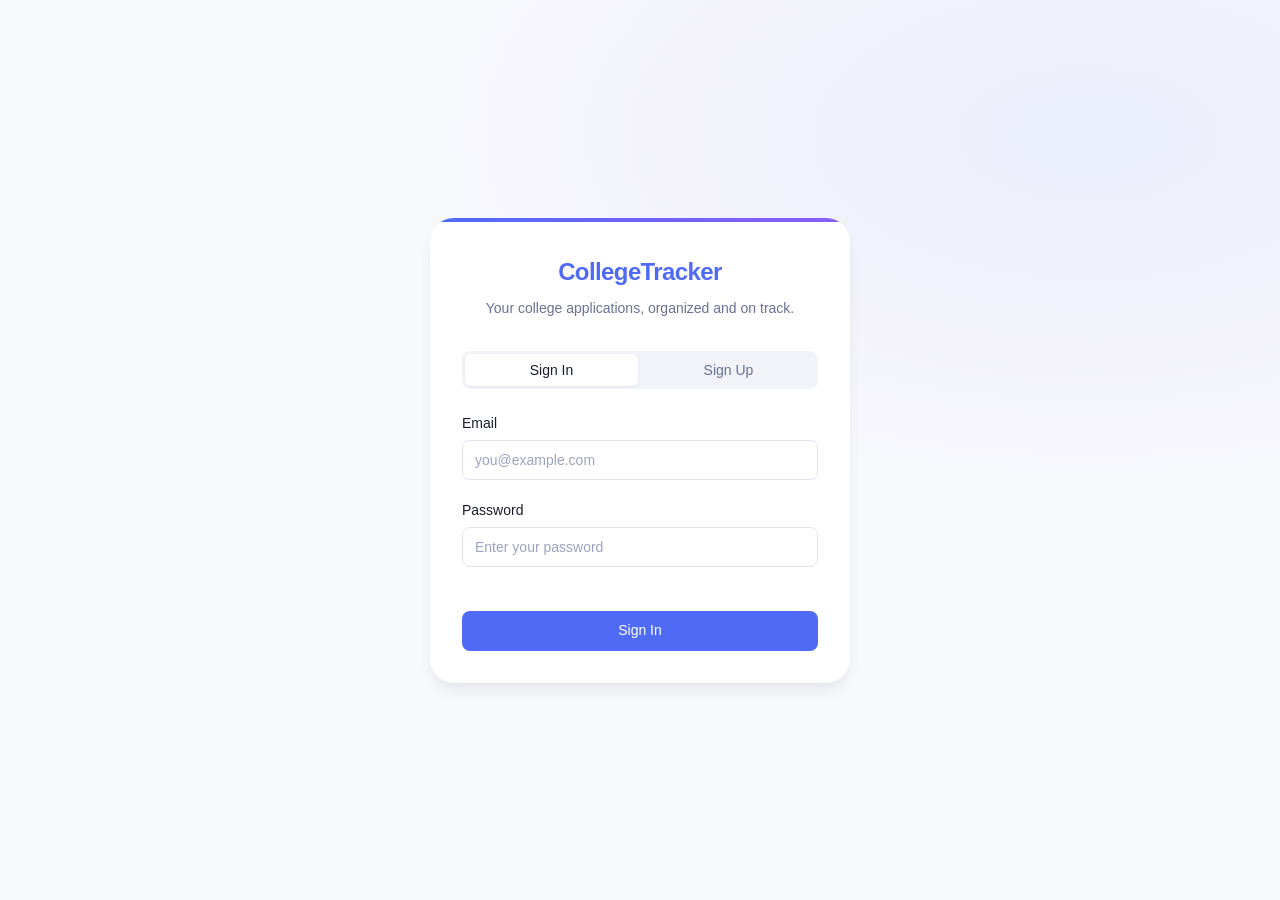
<file: index.html>
<!DOCTYPE html>
<html lang="en">
<head>
  <meta charset="UTF-8">
  <meta name="viewport" content="width=device-width, initial-scale=1.0">
  <title>Sign In — CollegeTracker</title>
  <link rel="stylesheet" href="assets/site.css">
  <link rel="stylesheet" href="assets/pages/auth.css">
</head>
<body class="auth-body">
  <main class="auth-main">
    <div class="auth-card">
      <div class="auth-card__accent"></div>
      <div class="auth-card__content">
        <div class="auth-brand">
          <span class="auth-brand__logo">CollegeTracker</span>
          <p class="auth-brand__tagline">Your college applications, organized and on track.</p>
        </div>

        <div class="auth-tabs">
          <button class="auth-tab auth-tab--active" data-tab="signin">Sign In</button>
          <button class="auth-tab" data-tab="signup">Sign Up</button>
        </div>

        <form class="auth-form" id="signin-form" data-form="signin">
          <div class="form-group">
            <label class="input-label" for="signin-email">Email</label>
            <input class="input" type="email" id="signin-email" name="email" placeholder="you@example.com" required autocomplete="email">
            <span class="input-error" id="signin-email-error"></span>
          </div>
          <div class="form-group">
            <label class="input-label" for="signin-password">Password</label>
            <input class="input" type="password" id="signin-password" name="password" placeholder="Enter your password" required autocomplete="current-password">
            <span class="input-error" id="signin-password-error"></span>
          </div>
          <button class="btn btn--primary auth-submit" type="submit">Sign In</button>
          <span class="input-error auth-form-error" id="signin-form-error"></span>
        </form>

        <form class="auth-form auth-form--hidden" id="signup-form" data-form="signup">
          <div class="form-group">
            <label class="input-label" for="signup-name">Full Name</label>
            <input class="input" type="text" id="signup-name" name="name" placeholder="Jane Doe" required autocomplete="name">
            <span class="input-error" id="signup-name-error"></span>
          </div>
          <div class="form-group">
            <label class="input-label" for="signup-email">Email</label>
            <input class="input" type="email" id="signup-email" name="email" placeholder="you@example.com" required autocomplete="email">
            <span class="input-error" id="signup-email-error"></span>
          </div>
          <div class="form-group">
            <label class="input-label" for="signup-password">Password</label>
            <input class="input" type="password" id="signup-password" name="password" placeholder="At least 6 characters" required minlength="6" autocomplete="new-password">
            <span class="input-error" id="signup-password-error"></span>
          </div>
          <div class="form-group">
            <label class="input-label">I am a&hellip;</label>
            <div class="role-picker">
              <label class="role-option">
                <input type="radio" name="role" value="student" checked class="role-option__input">
                <span class="role-option__card">
                  <span class="role-option__icon">
                    <svg viewBox="0 0 24 24" width="24" height="24" fill="none" stroke="currentColor" stroke-width="2" stroke-linecap="round" stroke-linejoin="round"><path d="M22 10v6M2 10l10-5 10 5-10 5z"/><path d="M6 12v5c0 2 3 3 6 3s6-1 6-3v-5"/></svg>
                  </span>
                  <span class="role-option__label">Student</span>
                  <span class="role-option__desc">Track your own applications</span>
                </span>
              </label>
              <label class="role-option">
                <input type="radio" name="role" value="parent" class="role-option__input">
                <span class="role-option__card">
                  <span class="role-option__icon">
                    <svg viewBox="0 0 24 24" width="24" height="24" fill="none" stroke="currentColor" stroke-width="2" stroke-linecap="round" stroke-linejoin="round"><path d="M17 21v-2a4 4 0 0 0-4-4H5a4 4 0 0 0-4 4v2"/><circle cx="9" cy="7" r="4"/><path d="M23 21v-2a4 4 0 0 0-3-3.87"/><path d="M16 3.13a4 4 0 0 1 0 7.75"/></svg>
                  </span>
                  <span class="role-option__label">Parent</span>
                  <span class="role-option__desc">View your child&rsquo;s progress</span>
                </span>
              </label>
              <label class="role-option">
                <input type="radio" name="role" value="counselor" class="role-option__input">
                <span class="role-option__card">
                  <span class="role-option__icon">
                    <svg viewBox="0 0 24 24" width="24" height="24" fill="none" stroke="currentColor" stroke-width="2" stroke-linecap="round" stroke-linejoin="round"><rect x="2" y="3" width="20" height="14" rx="2" ry="2"/><line x1="8" y1="21" x2="16" y2="21"/><line x1="12" y1="17" x2="12" y2="21"/></svg>
                  </span>
                  <span class="role-option__label">Counselor</span>
                  <span class="role-option__desc">Monitor multiple students</span>
                </span>
              </label>
            </div>
          </div>
          <div class="form-group form-group--invite" id="invite-code-group" style="display:none;">
            <label class="input-label" for="signup-invite">Student Invite Code</label>
            <input class="input" type="text" id="signup-invite" name="inviteCode" placeholder="e.g. ABC123" maxlength="6" autocomplete="off">
            <span class="input-helper">Enter the code shared by a student to link accounts.</span>
            <span class="input-error" id="signup-invite-error"></span>
          </div>
          <button class="btn btn--primary auth-submit" type="submit">Create Account</button>
          <span class="input-error auth-form-error" id="signup-form-error"></span>
        </form>
      </div>
    </div>
  </main>

  <div id="toast-root"></div>

  <script src="js/utils.js"></script>
  <script src="js/store.js"></script>
  <script src="js/auth.js"></script>
  <script src="js/components.js"></script>
  <script>
    document.addEventListener('DOMContentLoaded', () => {
      // If already signed in, redirect
      const session = Auth.getCurrentSession();
      if (session) {
        window.location.href = 'dashboard.html';
        return;
      }

      // Tab switching
      const tabs = document.querySelectorAll('.auth-tab');
      const signinForm = document.getElementById('signin-form');
      const signupForm = document.getElementById('signup-form');

      tabs.forEach(tab => {
        tab.addEventListener('click', () => {
          tabs.forEach(t => t.classList.remove('auth-tab--active'));
          tab.classList.add('auth-tab--active');
          const target = tab.getAttribute('data-tab');
          if (target === 'signin') {
            signinForm.classList.remove('auth-form--hidden');
            signupForm.classList.add('auth-form--hidden');
          } else {
            signupForm.classList.remove('auth-form--hidden');
            signinForm.classList.add('auth-form--hidden');
          }
        });
      });

      // Role picker: show invite code for parent/counselor
      const roleInputs = document.querySelectorAll('input[name="role"]');
      const inviteGroup = document.getElementById('invite-code-group');
      roleInputs.forEach(input => {
        input.addEventListener('change', () => {
          if (input.value === 'parent' || input.value === 'counselor') {
            inviteGroup.style.display = '';
          } else {
            inviteGroup.style.display = 'none';
          }
        });
      });

      // Sign In
      signinForm.addEventListener('submit', async (e) => {
        e.preventDefault();
        clearErrors('signin');
        const email = document.getElementById('signin-email').value.trim();
        const password = document.getElementById('signin-password').value;

        if (!email) {
          showError('signin-email-error', 'Email is required');
          return;
        }
        if (!password) {
          showError('signin-password-error', 'Password is required');
          return;
        }

        try {
          const result = await Auth.signIn(email, password);
          if (result.error) {
            showError('signin-form-error', result.error);
          } else {
            window.location.href = 'dashboard.html';
          }
        } catch (err) {
          showError('signin-form-error', 'Something went wrong. Please try again.');
        }
      });

      // Sign Up
      signupForm.addEventListener('submit', async (e) => {
        e.preventDefault();
        clearErrors('signup');
        const name = document.getElementById('signup-name').value.trim();
        const email = document.getElementById('signup-email').value.trim();
        const password = document.getElementById('signup-password').value;
        const role = document.querySelector('input[name="role"]:checked').value;
        const inviteCode = document.getElementById('signup-invite').value.trim();

        let valid = true;
        if (!name) { showError('signup-name-error', 'Name is required'); valid = false; }
        if (!email) { showError('signup-email-error', 'Email is required'); valid = false; }
        if (!password || password.length < 6) { showError('signup-password-error', 'Password must be at least 6 characters'); valid = false; }
        if ((role === 'parent' || role === 'counselor') && !inviteCode) {
          showError('signup-invite-error', 'Invite code is required to link to a student');
          valid = false;
        }
        if (!valid) return;

        try {
          const result = await Auth.signUp(email, password, role, name, inviteCode);
          if (result.error) {
            showError('signup-form-error', result.error);
          } else {
            window.location.href = 'dashboard.html';
          }
        } catch (err) {
          showError('signup-form-error', 'Something went wrong. Please try again.');
        }
      });

      function showError(id, msg) {
        const el = document.getElementById(id);
        if (el) {
          el.textContent = msg;
          el.style.display = 'flex';
        }
      }

      function clearErrors(prefix) {
        document.querySelectorAll('[id^="' + prefix + '"][id$="-error"]').forEach(el => {
          el.textContent = '';
          el.style.display = 'none';
        });
      }
    });
  </script>
</body>
</html>
</file>
<file: assets/site.css>
/* ============================================================
   site.css — Global Design System
   ============================================================ */

/* ── CSS Custom Properties ── */
:root {
  /* Primary (Indigo-Blue) */
  --color-primary-50:       #EEF1FE;
  --color-primary-100:      #DFE4FD;
  --color-primary-200:      #C3CCFB;
  --color-primary-300:      #9BABF8;
  --color-primary-400:      #7489F5;
  --color-primary-500:      #4F6BF6;
  --color-primary-600:      #3D56D4;
  --color-primary-700:      #2F43A8;
  --color-primary-800:      #23337D;
  --color-primary-900:      #1A2559;

  /* Neutral (Blue-tinted Greys) */
  --color-neutral-0:        #FFFFFF;
  --color-neutral-25:       #FCFCFD;
  --color-neutral-50:       #F8F9FC;
  --color-neutral-100:      #F1F3F9;
  --color-neutral-150:      #EAECF5;
  --color-neutral-200:      #E2E5F1;
  --color-neutral-300:      #CDD1E1;
  --color-neutral-400:      #9DA3C0;
  --color-neutral-500:      #6B7194;
  --color-neutral-600:      #555A78;
  --color-neutral-700:      #3D4159;
  --color-neutral-800:      #272A3A;
  --color-neutral-900:      #1A1D2E;

  /* Semantic */
  --color-success-50:       #F0FDF4;
  --color-success-100:      #DCFCE7;
  --color-success-500:      #22C55E;
  --color-success-600:      #16A34A;
  --color-success-700:      #15803D;

  --color-warning-50:       #FFFBEB;
  --color-warning-100:      #FEF3C7;
  --color-warning-500:      #F59E0B;
  --color-warning-600:      #D97706;
  --color-warning-700:      #B45309;

  --color-danger-50:        #FEF2F2;
  --color-danger-100:       #FEE2E2;
  --color-danger-500:       #EF4444;
  --color-danger-600:       #DC2626;
  --color-danger-700:       #B91C1C;

  --color-info-50:          #EFF6FF;
  --color-info-100:         #DBEAFE;
  --color-info-500:         #3B82F6;
  --color-info-600:         #2563EB;

  --color-purple-50:        #F5F3FF;
  --color-purple-100:       #EDE9FE;
  --color-purple-500:       #8B5CF6;
  --color-purple-600:       #7C3AED;

  /* Functional Aliases */
  --color-bg:               var(--color-neutral-50);
  --color-surface:          var(--color-neutral-0);
  --color-surface-raised:   var(--color-neutral-0);
  --color-surface-sunken:   var(--color-neutral-100);
  --color-border:           var(--color-neutral-200);
  --color-border-subtle:    var(--color-neutral-150);
  --color-border-strong:    var(--color-neutral-300);
  --color-text:             var(--color-neutral-900);
  --color-text-secondary:   var(--color-neutral-500);
  --color-text-muted:       var(--color-neutral-400);
  --color-text-inverse:     var(--color-neutral-0);

  /* Category Dots */
  --color-reach:            var(--color-danger-500);
  --color-target:           var(--color-warning-500);
  --color-safety:           var(--color-success-500);

  /* Gradients */
  --gradient-hero:          radial-gradient(
                              ellipse 80% 60% at 85% 15%,
                              rgba(79, 107, 246, 0.08) 0%,
                              rgba(139, 92, 246, 0.04) 40%,
                              transparent 70%
                            );
  --gradient-progress:      linear-gradient(90deg, #4F6BF6 0%, #6B7FF8 100%);
  --gradient-accent-line:   linear-gradient(90deg, #4F6BF6 0%, #8B5CF6 50%, #4F6BF6 100%);

  /* Shadows */
  --shadow-xs:    0 1px 2px 0 rgba(26, 29, 46, 0.04);
  --shadow-sm:    0 1px 3px 0 rgba(26, 29, 46, 0.06),
                  0 1px 2px -1px rgba(26, 29, 46, 0.04);
  --shadow-md:    0 4px 6px -1px rgba(26, 29, 46, 0.07),
                  0 2px 4px -2px rgba(26, 29, 46, 0.04);
  --shadow-lg:    0 10px 15px -3px rgba(26, 29, 46, 0.08),
                  0 4px 6px -4px rgba(26, 29, 46, 0.03);
  --shadow-xl:    0 20px 25px -5px rgba(26, 29, 46, 0.08),
                  0 8px 10px -6px rgba(26, 29, 46, 0.03);

  --shadow-primary-sm:  0 1px 3px 0 rgba(79, 107, 246, 0.15),
                        0 1px 2px -1px rgba(79, 107, 246, 0.10);
  --shadow-primary-md:  0 4px 6px -1px rgba(79, 107, 246, 0.18),
                        0 2px 4px -2px rgba(79, 107, 246, 0.10);
  --shadow-danger-sm:   0 1px 3px 0 rgba(239, 68, 68, 0.15),
                        0 1px 2px -1px rgba(239, 68, 68, 0.10);

  --shadow-focus:        0 0 0 3px var(--color-primary-100);
  --shadow-focus-danger: 0 0 0 3px var(--color-danger-100);

  /* Typography */
  --font-family:      -apple-system, BlinkMacSystemFont, "Segoe UI", Roboto,
                      Helvetica, Arial, sans-serif, "Apple Color Emoji",
                      "Segoe UI Emoji";
  --font-family-mono: "SF Mono", SFMono-Regular, ui-monospace, "Cascadia Code",
                      Menlo, Monaco, Consolas, monospace;

  --font-size-display:    1.875rem;
  --font-size-heading:    1.5rem;
  --font-size-subheading: 1.25rem;
  --font-size-body-lg:    1.125rem;
  --font-size-body:       1rem;
  --font-size-body-sm:    0.875rem;
  --font-size-caption:    0.75rem;
  --font-size-overline:   0.6875rem;

  --font-weight-normal:   400;
  --font-weight-medium:   500;
  --font-weight-semibold: 600;
  --font-weight-bold:     700;

  --letter-spacing-tight:    -0.025em;
  --letter-spacing-snug:     -0.02em;
  --letter-spacing-normal:   0;
  --letter-spacing-wide:     0.02em;
  --letter-spacing-wider:    0.05em;
  --letter-spacing-widest:   0.08em;

  --line-height-display:  1.2;
  --line-height-heading:  1.25;
  --line-height-body:     1.5;
  --line-height-relaxed:  1.625;

  /* Spacing */
  --space-0:    0;
  --space-0-5:  0.125rem;
  --space-1:    0.25rem;
  --space-1-5:  0.375rem;
  --space-2:    0.5rem;
  --space-2-5:  0.625rem;
  --space-3:    0.75rem;
  --space-3-5:  0.875rem;
  --space-4:    1rem;
  --space-5:    1.25rem;
  --space-6:    1.5rem;
  --space-7:    1.75rem;
  --space-8:    2rem;
  --space-9:    2.25rem;
  --space-10:   2.5rem;
  --space-12:   3rem;
  --space-14:   3.5rem;
  --space-16:   4rem;
  --space-20:   5rem;
  --space-24:   6rem;

  /* Radii */
  --radius-xs:    0.25rem;
  --radius-sm:    0.375rem;
  --radius-md:    0.5rem;
  --radius-lg:    0.75rem;
  --radius-xl:    1rem;
  --radius-2xl:   1.5rem;
  --radius-full:  9999px;

  /* Animation */
  --duration-instant:   75ms;
  --duration-fast:      150ms;
  --duration-normal:    200ms;
  --duration-slow:      300ms;
  --duration-slower:    500ms;

  --ease-default:       cubic-bezier(0.4, 0, 0.2, 1);
  --ease-in:            cubic-bezier(0.4, 0, 1, 1);
  --ease-out:           cubic-bezier(0, 0, 0.2, 1);
  --ease-spring:        cubic-bezier(0.34, 1.56, 0.64, 1);
}

/* ── Reset ── */
*,
*::before,
*::after {
  box-sizing: border-box;
  margin: 0;
  padding: 0;
}

html {
  font-size: 16px;
  -webkit-text-size-adjust: 100%;
  -webkit-font-smoothing: antialiased;
  -moz-osx-font-smoothing: grayscale;
}

body {
  font-family: var(--font-family);
  font-size: var(--font-size-body);
  font-weight: var(--font-weight-normal);
  line-height: var(--line-height-body);
  color: var(--color-text);
  background-color: var(--color-bg);
  min-height: 100vh;
}

img, svg {
  display: block;
  max-width: 100%;
}

a {
  color: var(--color-primary-500);
  text-decoration: none;
  transition: color var(--duration-fast) var(--ease-default);
}
a:hover {
  color: var(--color-primary-600);
  text-decoration: underline;
}

ul, ol {
  list-style: none;
}

button {
  font-family: inherit;
  cursor: pointer;
  border: none;
  background: none;
}

input, textarea, select {
  font-family: inherit;
}

/* ── Reduced Motion ── */
@media (prefers-reduced-motion: reduce) {
  *,
  *::before,
  *::after {
    animation-duration: 0.01ms !important;
    animation-iteration-count: 1 !important;
    transition-duration: 0.01ms !important;
    scroll-behavior: auto !important;
  }
}

/* ── Layout ── */
.container {
  max-width: 1200px;
  margin: 0 auto;
  padding: var(--space-8);
  padding-top: var(--space-8);
}

@media (max-width: 767px) {
  .container {
    padding: var(--space-4);
    padding-top: var(--space-6);
  }
}

.page-header {
  display: flex;
  justify-content: space-between;
  align-items: center;
  margin-bottom: var(--space-6);
  flex-wrap: wrap;
  gap: var(--space-4);
}

.page-title {
  font-size: var(--font-size-display);
  font-weight: var(--font-weight-bold);
  letter-spacing: var(--letter-spacing-tight);
  line-height: var(--line-height-display);
  color: var(--color-text);
}

/* ── Navbar ── */
.navbar {
  position: sticky;
  top: 0;
  height: 64px;
  background: var(--color-surface);
  border-bottom: 1px solid var(--color-border);
  box-shadow: var(--shadow-xs);
  z-index: 100;
  padding: 0 var(--space-8);
  display: flex;
  align-items: center;
  justify-content: space-between;
}

.navbar__brand {
  font-size: var(--font-size-subheading);
  font-weight: var(--font-weight-bold);
  color: var(--color-primary-500);
  letter-spacing: var(--letter-spacing-tight);
  text-decoration: none;
}
.navbar__brand:hover {
  text-decoration: none;
  color: var(--color-primary-600);
}

.navbar__links {
  display: flex;
  gap: var(--space-1);
  align-items: center;
}

.nav__link {
  padding: var(--space-2) var(--space-3);
  font-size: var(--font-size-body-sm);
  font-weight: var(--font-weight-medium);
  color: var(--color-text-secondary);
  border-radius: var(--radius-sm);
  text-decoration: none;
  transition: color var(--duration-fast) var(--ease-default),
              background-color var(--duration-fast) var(--ease-default);
  display: inline-flex;
  align-items: center;
  gap: var(--space-2);
  position: relative;
  white-space: nowrap;
}
.nav__link:hover {
  color: var(--color-text);
  background: var(--color-neutral-50);
  text-decoration: none;
}
.nav__link--active {
  color: var(--color-primary-500);
  background: var(--color-primary-50);
}
.nav__link svg {
  width: 18px;
  height: 18px;
  flex-shrink: 0;
}

.navbar__user {
  display: flex;
  align-items: center;
  gap: var(--space-3);
}

.navbar__avatar {
  width: 32px;
  height: 32px;
  border-radius: var(--radius-full);
  background: var(--color-primary-100);
  color: var(--color-primary-700);
  font-size: var(--font-size-caption);
  font-weight: var(--font-weight-semibold);
  display: flex;
  align-items: center;
  justify-content: center;
  letter-spacing: 0.02em;
}

.navbar__username {
  font-size: var(--font-size-body-sm);
  font-weight: var(--font-weight-medium);
  color: var(--color-text);
}

/* Hamburger */
.navbar__hamburger {
  display: none;
  width: 40px;
  height: 40px;
  align-items: center;
  justify-content: center;
  border-radius: var(--radius-md);
  background: transparent;
  border: none;
  cursor: pointer;
  padding: 0;
  flex-direction: column;
  gap: 5px;
}
.hamburger__line {
  width: 20px;
  height: 2px;
  background: var(--color-text);
  border-radius: 1px;
  transition: transform var(--duration-normal) var(--ease-default),
              opacity var(--duration-fast) var(--ease-default);
  transform-origin: center;
}
.navbar__hamburger.hamburger--open .hamburger__line:nth-child(1) {
  transform: translateY(7px) rotate(45deg);
}
.navbar__hamburger.hamburger--open .hamburger__line:nth-child(2) {
  opacity: 0;
}
.navbar__hamburger.hamburger--open .hamburger__line:nth-child(3) {
  transform: translateY(-7px) rotate(-45deg);
}

/* Mobile Nav */
.mobile-nav {
  display: none;
  position: absolute;
  top: 56px;
  left: 0;
  right: 0;
  background: var(--color-surface);
  border-bottom: 1px solid var(--color-border);
  box-shadow: var(--shadow-md);
  padding: var(--space-2) var(--space-4);
  z-index: 99;
  max-height: 0;
  overflow: hidden;
  transition: max-height var(--duration-slow) var(--ease-default);
}
.mobile-nav--open {
  max-height: 400px;
}

.mobile-nav__link {
  display: flex;
  align-items: center;
  gap: var(--space-3);
  padding: var(--space-3) var(--space-2);
  font-size: var(--font-size-body);
  font-weight: var(--font-weight-medium);
  color: var(--color-text-secondary);
  border-radius: var(--radius-md);
  text-decoration: none;
  min-height: 44px;
}
.mobile-nav__link:hover {
  text-decoration: none;
  color: var(--color-text);
  background: var(--color-neutral-50);
}
.mobile-nav__link--active {
  color: var(--color-primary-500);
  background: var(--color-primary-50);
}
.mobile-nav__link svg {
  width: 20px;
  height: 20px;
  flex-shrink: 0;
}

.mobile-nav__footer {
  border-top: 1px solid var(--color-border);
  margin-top: var(--space-2);
  padding-top: var(--space-3);
  display: flex;
  align-items: center;
  justify-content: space-between;
  padding-bottom: var(--space-2);
}

@media (max-width: 767px) {
  .navbar {
    height: 56px;
    padding: 0 var(--space-4);
  }
  .navbar__brand {
    font-size: 1.125rem;
  }
  .navbar__links {
    display: none;
  }
  .navbar__username {
    display: none;
  }
  .navbar__hamburger {
    display: flex;
  }
  .mobile-nav {
    display: block;
  }
}

@media (min-width: 768px) and (max-width: 1023px) {
  .navbar__username {
    display: none;
  }
}

/* ── Read-Only Banner ── */
.readonly-banner {
  width: 100%;
  background: var(--color-primary-50);
  color: var(--color-primary-500);
  text-align: center;
  padding: var(--space-2) var(--space-4);
  font-size: var(--font-size-body-sm);
  font-weight: var(--font-weight-medium);
}

/* Read-only mode */
body.readonly .btn--add,
body.readonly .btn--edit,
body.readonly .btn--delete {
  display: none;
}
body.readonly input:not([type="hidden"]),
body.readonly textarea,
body.readonly select {
  pointer-events: none;
  opacity: 0.7;
}
body.readonly .checklist-add {
  display: none;
}

/* ── Buttons ── */
.btn {
  height: 40px;
  padding: var(--space-2) var(--space-5);
  border-radius: var(--radius-md);
  font-size: var(--font-size-body-sm);
  font-weight: var(--font-weight-medium);
  line-height: var(--line-height-body);
  cursor: pointer;
  display: inline-flex;
  align-items: center;
  justify-content: center;
  gap: var(--space-2);
  border: 1px solid transparent;
  white-space: nowrap;
  text-decoration: none;
  transition: background-color var(--duration-fast) var(--ease-default),
              box-shadow var(--duration-fast) var(--ease-default),
              transform var(--duration-instant) var(--ease-default),
              opacity var(--duration-fast) var(--ease-default);
}
.btn:active {
  transform: scale(0.98);
}
.btn:focus-visible {
  outline: none;
  box-shadow: var(--shadow-focus);
}
.btn:disabled {
  opacity: 0.5;
  cursor: not-allowed;
  transform: none;
  box-shadow: none;
}

.btn svg {
  width: 18px;
  height: 18px;
  flex-shrink: 0;
}

.btn--primary {
  background: var(--color-primary-500);
  color: var(--color-text-inverse);
  border-color: transparent;
}
.btn--primary:hover {
  background: var(--color-primary-600);
  box-shadow: var(--shadow-primary-sm);
}
.btn--primary:active {
  background: var(--color-primary-700);
}

.btn--secondary {
  background: var(--color-surface);
  color: var(--color-text);
  border-color: var(--color-border);
  box-shadow: var(--shadow-xs);
}
.btn--secondary:hover {
  background: var(--color-neutral-50);
  border-color: var(--color-border-strong);
  box-shadow: var(--shadow-sm);
}
.btn--secondary:focus-visible {
  border-color: var(--color-primary-500);
  box-shadow: var(--shadow-focus);
}
.btn--secondary:active {
  background: var(--color-neutral-100);
}

.btn--ghost {
  background: transparent;
  color: var(--color-primary-500);
  border-color: transparent;
}
.btn--ghost:hover {
  background: var(--color-primary-50);
  color: var(--color-primary-600);
}
.btn--ghost:active {
  background: var(--color-primary-100);
  color: var(--color-primary-700);
}

.btn--danger {
  background: var(--color-danger-500);
  color: var(--color-text-inverse);
  border-color: transparent;
}
.btn--danger:hover {
  background: var(--color-danger-600);
  box-shadow: var(--shadow-danger-sm);
}
.btn--danger:active {
  background: var(--color-danger-700);
}
.btn--danger:focus-visible {
  box-shadow: var(--shadow-focus-danger);
}

.btn--icon {
  width: 40px;
  height: 40px;
  padding: 0;
  border-radius: var(--radius-md);
  background: transparent;
  color: var(--color-text-secondary);
  border: none;
}
.btn--icon:hover {
  background: var(--color-neutral-50);
  color: var(--color-text);
}
.btn--icon svg {
  width: 20px;
  height: 20px;
}

.btn--sm {
  height: 32px;
  padding: var(--space-1) var(--space-3);
  font-size: var(--font-size-caption);
}

.btn__spinner {
  width: 18px;
  height: 18px;
  animation: spin 600ms linear infinite;
}
@keyframes spin {
  to { transform: rotate(360deg); }
}

/* ── Cards ── */
.card {
  background: var(--color-surface);
  border: 1px solid var(--color-border);
  border-radius: var(--radius-lg);
  padding: var(--space-6);
  box-shadow: var(--shadow-xs);
}

.card__header {
  display: flex;
  justify-content: space-between;
  align-items: center;
  margin-bottom: var(--space-4);
  padding-bottom: var(--space-4);
  border-bottom: 1px solid var(--color-border-subtle);
}

.card__title {
  font-size: var(--font-size-subheading);
  font-weight: var(--font-weight-semibold);
  color: var(--color-text);
  letter-spacing: var(--letter-spacing-snug);
  line-height: var(--line-height-heading);
}
.card__title .checklist-count {
  font-weight: var(--font-weight-normal);
  color: var(--color-text-secondary);
  font-size: var(--font-size-body-sm);
}

.card--clickable {
  cursor: pointer;
  transition: transform var(--duration-normal) var(--ease-out),
              box-shadow var(--duration-normal) var(--ease-out);
}
.card--clickable:hover {
  transform: translateY(-2px);
  box-shadow: var(--shadow-md);
}
.card--clickable:active {
  transform: translateY(0);
  box-shadow: var(--shadow-xs);
}

/* ── Form Inputs ── */
.input,
.textarea,
.select {
  height: 40px;
  padding: var(--space-2) var(--space-3);
  border: 1px solid var(--color-border);
  border-radius: var(--radius-md);
  font-size: var(--font-size-body-sm);
  font-family: inherit;
  color: var(--color-text);
  background: var(--color-surface);
  width: 100%;
  transition: border-color var(--duration-fast) var(--ease-default),
              box-shadow var(--duration-fast) var(--ease-default);
}

.input:hover,
.textarea:hover,
.select:hover {
  border-color: var(--color-border-strong);
}

.input:focus,
.textarea:focus,
.select:focus {
  border-color: var(--color-primary-500);
  box-shadow: var(--shadow-focus);
  outline: none;
}

.input:disabled,
.textarea:disabled,
.select:disabled {
  background: var(--color-neutral-50);
  opacity: 0.7;
  cursor: not-allowed;
}

.input--error,
.textarea--error {
  border-color: var(--color-danger-500);
}
.input--error:focus,
.textarea--error:focus {
  box-shadow: var(--shadow-focus-danger);
}

.input::placeholder,
.textarea::placeholder {
  color: var(--color-text-muted);
}

.textarea {
  height: auto;
  min-height: 120px;
  resize: vertical;
  padding: var(--space-3);
  line-height: var(--line-height-body);
}

.select {
  appearance: none;
  padding-right: 36px;
  background-image: url("data:image/svg+xml,%3Csvg viewBox='0 0 16 16' fill='none' stroke='%236B7194' stroke-width='2' stroke-linecap='round' stroke-linejoin='round' xmlns='http://www.w3.org/2000/svg'%3E%3Cpath d='M4 6l4 4 4-4'/%3E%3C/svg%3E");
  background-repeat: no-repeat;
  background-position: right 12px center;
  background-size: 16px 16px;
  cursor: pointer;
}

.select--sm {
  height: 32px;
  padding: var(--space-1) var(--space-3);
  padding-right: 32px;
  font-size: var(--font-size-caption);
}

.input-label {
  display: block;
  font-size: var(--font-size-body-sm);
  font-weight: var(--font-weight-medium);
  color: var(--color-text);
  margin-bottom: var(--space-1-5);
}
.input-label--inline {
  display: inline;
  margin-bottom: 0;
  margin-right: var(--space-2);
}

.input-helper {
  font-size: var(--font-size-caption);
  color: var(--color-text-secondary);
  margin-top: var(--space-1);
  display: block;
}

.input-error {
  font-size: var(--font-size-caption);
  color: var(--color-danger-600);
  margin-top: var(--space-1);
  display: none;
  align-items: center;
  gap: var(--space-1);
}
.input-error:not(:empty) {
  display: flex;
}

.form-group {
  margin-bottom: var(--space-5);
}
.form-group:last-child {
  margin-bottom: 0;
}

/* ── Badges ── */
.badge {
  display: inline-flex;
  align-items: center;
  gap: var(--space-1);
  padding: 2px 10px;
  border-radius: var(--radius-full);
  font-size: var(--font-size-caption);
  font-weight: var(--font-weight-medium);
  line-height: 1.5;
  white-space: nowrap;
}

.badge--not-started {
  background: var(--color-neutral-100);
  color: var(--color-neutral-500);
}
.badge--in-progress {
  background: var(--color-primary-50);
  color: var(--color-primary-500);
}
.badge--submitted {
  background: var(--color-success-50);
  color: var(--color-success-600);
}
.badge--drafting {
  background: #FFF7ED;
  color: #EA580C;
}
.badge--revising {
  background: var(--color-primary-50);
  color: var(--color-primary-500);
}
.badge--final {
  background: var(--color-success-50);
  color: var(--color-success-600);
}
.badge--accepted {
  background: var(--color-success-50);
  color: var(--color-success-600);
}
.badge--rejected {
  background: var(--color-danger-50);
  color: var(--color-danger-600);
}
.badge--waitlisted {
  background: var(--color-warning-50);
  color: var(--color-warning-600);
}
.badge--deferred {
  background: var(--color-purple-50);
  color: var(--color-purple-600);
}
.badge--committed {
  background: var(--color-primary-500);
  color: var(--color-text-inverse);
}
.badge--overdue {
  background: var(--color-danger-50);
  color: var(--color-danger-600);
}
.badge--ed {
  background: var(--color-purple-50);
  color: var(--color-purple-600);
}
.badge--ea {
  background: var(--color-info-50);
  color: var(--color-info-600);
}
.badge--regular {
  background: var(--color-neutral-100);
  color: var(--color-neutral-600);
}
.badge--rolling {
  background: var(--color-neutral-100);
  color: var(--color-neutral-600);
}

/* ── Category Dots ── */
.dot {
  display: inline-block;
  width: 10px;
  height: 10px;
  border-radius: var(--radius-full);
  flex-shrink: 0;
}
.dot--reach  { background-color: var(--color-reach); }
.dot--target { background-color: var(--color-target); }
.dot--safety { background-color: var(--color-safety); }

/* ── Progress Bar ── */
.progress {
  width: 100%;
  height: 8px;
  background: var(--color-neutral-200);
  border-radius: var(--radius-full);
  overflow: hidden;
}
.progress__fill {
  height: 100%;
  background: var(--gradient-progress);
  border-radius: var(--radius-full);
  transition: width var(--duration-slow) var(--ease-spring);
  min-width: 0;
}
.progress--lg {
  height: 12px;
}
.progress__fill--complete {
  background: var(--color-success-500);
}
.progress__fill--overdue {
  background: var(--color-danger-500);
}

.progress-label {
  font-size: var(--font-size-body-sm);
  font-weight: var(--font-weight-semibold);
  color: var(--color-primary-500);
}

/* ── Tables ── */
.table {
  width: 100%;
  border-collapse: separate;
  border-spacing: 0;
  font-size: var(--font-size-body-sm);
}

.table thead th {
  background: var(--color-neutral-50);
  font-size: var(--font-size-overline);
  font-weight: var(--font-weight-semibold);
  text-transform: uppercase;
  letter-spacing: var(--letter-spacing-widest);
  color: var(--color-text-secondary);
  padding: var(--space-3) var(--space-4);
  border-bottom: 1px solid var(--color-border);
  text-align: left;
  white-space: nowrap;
  position: sticky;
  top: 64px;
  z-index: 10;
}
.table thead th:first-child {
  padding-left: var(--space-5);
  border-top-left-radius: var(--radius-lg);
}
.table thead th:last-child {
  border-top-right-radius: var(--radius-lg);
}

.table__sortable {
  cursor: pointer;
  user-select: none;
  display: inline-flex;
  align-items: center;
  gap: var(--space-1);
}
.table__sortable:hover {
  color: var(--color-text);
}
.table__sortable svg {
  width: 12px;
  height: 12px;
  opacity: 0.5;
}
.table__sortable--active svg {
  opacity: 1;
  color: var(--color-primary-500);
}

.table tbody tr {
  transition: background-color var(--duration-fast) var(--ease-default);
  cursor: pointer;
}
.table tbody tr:hover {
  background-color: var(--color-neutral-50);
}
.table tbody td {
  padding: var(--space-4);
  border-bottom: 1px solid var(--color-border-subtle);
  vertical-align: middle;
  color: var(--color-text);
}
.table tbody td:first-child {
  padding-left: var(--space-5);
}

.table__school-name {
  font-weight: var(--font-weight-medium);
  display: flex;
  align-items: center;
  gap: var(--space-2);
}

.table__deadline--overdue {
  color: var(--color-danger-600);
  font-weight: var(--font-weight-semibold);
}

.table-wrapper {
  border: 1px solid var(--color-border);
  border-radius: var(--radius-lg);
  overflow: hidden;
}

@media (max-width: 767px) {
  .table-wrapper {
    display: none;
  }
  .table thead th {
    top: 56px;
  }
}

@media (min-width: 768px) {
  .card-list {
    display: none;
  }
}

.card-list {
  display: flex;
  flex-direction: column;
  gap: var(--space-4);
}

/* ── Empty States ── */
.empty-state {
  display: flex;
  flex-direction: column;
  align-items: center;
  text-align: center;
  padding: var(--space-12) var(--space-6);
}

.empty-state__icon {
  width: 64px;
  height: 64px;
  color: var(--color-neutral-300);
  margin-bottom: var(--space-4);
}

.empty-state__title {
  font-size: var(--font-size-subheading);
  font-weight: var(--font-weight-semibold);
  color: var(--color-text);
  margin-bottom: var(--space-2);
}

.empty-state__subtitle {
  font-size: var(--font-size-body-sm);
  color: var(--color-text-secondary);
  max-width: 320px;
  line-height: var(--line-height-body);
}

.empty-state .btn {
  margin-top: var(--space-6);
}

.empty-state--compact {
  padding: var(--space-8) var(--space-4);
}
.empty-state--compact .empty-state__title {
  font-size: var(--font-size-body);
}

/* ── Modal ── */
.modal-overlay {
  position: fixed;
  inset: 0;
  background: rgba(26, 29, 46, 0.5);
  z-index: 200;
  display: flex;
  align-items: center;
  justify-content: center;
  padding: var(--space-4);
  opacity: 0;
  animation: fadeIn var(--duration-fast) var(--ease-out) forwards;
}

.modal {
  max-width: 500px;
  width: 100%;
  background: var(--color-surface);
  border-radius: var(--radius-xl);
  box-shadow: var(--shadow-xl);
  padding: var(--space-6);
  position: relative;
  max-height: calc(100dvh - 32px);
  overflow-y: auto;
  opacity: 0;
  transform: scale(0.96);
  animation: modalIn var(--duration-normal) var(--ease-out) forwards;
}

.modal__header {
  display: flex;
  justify-content: space-between;
  align-items: center;
}

.modal__title {
  font-size: var(--font-size-subheading);
  font-weight: var(--font-weight-semibold);
  color: var(--color-text);
}

.modal__close {
  width: 32px;
  height: 32px;
  display: inline-flex;
  align-items: center;
  justify-content: center;
  border-radius: var(--radius-sm);
  background: transparent;
  border: none;
  color: var(--color-text-muted);
  cursor: pointer;
  transition: color var(--duration-fast) var(--ease-default),
              background var(--duration-fast) var(--ease-default);
}
.modal__close:hover {
  color: var(--color-text);
  background: var(--color-neutral-50);
}
.modal__close svg {
  width: 18px;
  height: 18px;
}

.modal__body {
  margin-top: var(--space-5);
}

.modal__footer {
  margin-top: var(--space-6);
  display: flex;
  justify-content: flex-end;
  gap: var(--space-3);
}

.modal-overlay--closing {
  animation: fadeOut 100ms var(--ease-in) forwards;
}
.modal--closing {
  animation: modalOut 100ms var(--ease-in) forwards;
}

@keyframes fadeIn {
  to { opacity: 1; }
}
@keyframes fadeOut {
  to { opacity: 0; }
}
@keyframes modalIn {
  to {
    opacity: 1;
    transform: scale(1);
  }
}
@keyframes modalOut {
  to {
    opacity: 0;
    transform: scale(0.97);
  }
}

/* ── Toast ── */
#toast-root {
  position: fixed;
  bottom: var(--space-6);
  right: var(--space-6);
  z-index: 300;
  display: flex;
  flex-direction: column-reverse;
  gap: var(--space-2);
  pointer-events: none;
}

@media (max-width: 639px) {
  #toast-root {
    left: var(--space-4);
    right: var(--space-4);
    bottom: var(--space-4);
  }
}

.toast {
  max-width: 400px;
  width: 100%;
  padding: var(--space-3) var(--space-4);
  background: var(--color-surface);
  border-radius: var(--radius-lg);
  box-shadow: var(--shadow-lg);
  display: flex;
  align-items: center;
  gap: var(--space-3);
  pointer-events: auto;
  font-size: var(--font-size-body-sm);
  color: var(--color-text);
  transform: translateX(100%);
  opacity: 0;
  animation: toastIn var(--duration-slow) var(--ease-out) forwards;
}
.toast--success { border-left: 4px solid var(--color-success-500); }
.toast--error   { border-left: 4px solid var(--color-danger-500); }
.toast--info    { border-left: 4px solid var(--color-info-500); }

.toast--exiting {
  animation: toastOut var(--duration-normal) var(--ease-in) forwards;
}

.toast__icon {
  width: 16px;
  height: 16px;
  flex-shrink: 0;
}
.toast--success .toast__icon { color: var(--color-success-500); }
.toast--error .toast__icon   { color: var(--color-danger-500); }
.toast--info .toast__icon    { color: var(--color-info-500); }

@keyframes toastIn {
  to {
    transform: translateX(0);
    opacity: 1;
  }
}
@keyframes toastOut {
  to {
    transform: translateX(120%);
    opacity: 0;
  }
}

/* ── Checklist ── */
.checklist {
  list-style: none;
  padding: 0;
  margin: 0;
}

.checklist__item {
  display: flex;
  align-items: center;
  padding: var(--space-3) 0;
  border-bottom: 1px solid var(--color-border-subtle);
  gap: var(--space-3);
}
.checklist__item:last-child {
  border-bottom: none;
}

.checklist__checkbox {
  width: 20px;
  height: 20px;
  border: 2px solid var(--color-neutral-200);
  border-radius: var(--radius-xs);
  cursor: pointer;
  display: flex;
  align-items: center;
  justify-content: center;
  flex-shrink: 0;
  transition: background-color var(--duration-fast) var(--ease-default),
              border-color var(--duration-fast) var(--ease-default);
  background: var(--color-surface);
}
.checklist__checkbox.checked {
  background: var(--color-primary-500);
  border-color: var(--color-primary-500);
}
.checklist__checkbox svg {
  width: 14px;
  height: 14px;
  color: white;
  transform: scale(0);
  transition: transform var(--duration-fast) var(--ease-out);
}
.checklist__checkbox.checked svg {
  transform: scale(1);
}

.checklist__label {
  font-size: var(--font-size-body-sm);
  flex: 1;
  color: var(--color-text);
}
.checklist__label--completed {
  text-decoration: line-through;
  color: var(--color-text-muted);
}

.checklist__due {
  font-size: var(--font-size-caption);
  color: var(--color-text-secondary);
  white-space: nowrap;
}
.checklist__due--overdue {
  color: var(--color-danger-600);
  font-weight: var(--font-weight-semibold);
}

.checklist__delete {
  width: 24px;
  height: 24px;
  display: inline-flex;
  align-items: center;
  justify-content: center;
  border-radius: var(--radius-xs);
  background: transparent;
  border: none;
  color: var(--color-text-muted);
  cursor: pointer;
  opacity: 0;
  transition: opacity var(--duration-fast) var(--ease-default),
              color var(--duration-fast) var(--ease-default);
}
.checklist__item:hover .checklist__delete {
  opacity: 1;
}
.checklist__delete:hover {
  color: var(--color-danger-500);
}
.checklist__delete svg {
  width: 14px;
  height: 14px;
}

.checklist-add {
  margin-top: var(--space-3);
}

/* ── Deadline List ── */
.deadline-list {
  list-style: none;
  padding: 0;
  margin: 0;
}

.deadline-item {
  display: flex;
  align-items: center;
  padding: var(--space-3) 0;
  border-bottom: 1px solid var(--color-border-subtle);
  gap: var(--space-3);
  font-size: var(--font-size-body-sm);
}
.deadline-item:last-child {
  border-bottom: none;
}

.deadline-item__school {
  font-weight: var(--font-weight-medium);
  color: var(--color-text);
}
.deadline-item__task {
  color: var(--color-text-secondary);
  flex: 1;
}
.deadline-item__date {
  font-size: var(--font-size-caption);
  color: var(--color-text-secondary);
  white-space: nowrap;
}
.deadline-item__date--overdue {
  color: var(--color-danger-600);
  font-weight: var(--font-weight-semibold);
}

/* ── Back Link ── */
.back-link {
  display: inline-flex;
  align-items: center;
  gap: var(--space-2);
  font-size: var(--font-size-body-sm);
  font-weight: var(--font-weight-medium);
  color: var(--color-text-secondary);
  text-decoration: none;
  margin-bottom: var(--space-6);
  transition: color var(--duration-fast) var(--ease-default);
}
.back-link:hover {
  color: var(--color-primary-500);
  text-decoration: none;
}
.back-link svg {
  width: 18px;
  height: 18px;
}

/* ── Filter Bar ── */
.filter-bar {
  display: flex;
  gap: var(--space-4);
  align-items: center;
  margin-bottom: var(--space-6);
  flex-wrap: wrap;
}

.filter-bar__group {
  display: flex;
  align-items: center;
  gap: var(--space-2);
}

/* ── Animation classes ── */
.animate-in {
  opacity: 0;
  transform: translateY(8px);
  animation: fadeInUp var(--duration-slow) var(--ease-out) forwards;
}
.animate-in[data-delay="1"] { animation-delay: 0ms; }
.animate-in[data-delay="2"] { animation-delay: 60ms; }
.animate-in[data-delay="3"] { animation-delay: 120ms; }
.animate-in[data-delay="4"] { animation-delay: 180ms; }
.animate-in[data-delay="5"] { animation-delay: 240ms; }

@keyframes fadeInUp {
  from {
    opacity: 0;
    transform: translateY(8px);
  }
  to {
    opacity: 1;
    transform: translateY(0);
  }
}

/* ── Skeleton ── */
.skeleton {
  background: linear-gradient(
    90deg,
    var(--color-neutral-100) 0%,
    var(--color-neutral-50) 40%,
    var(--color-neutral-100) 80%
  );
  background-size: 200% 100%;
  animation: shimmer 1.5s infinite linear;
  border-radius: var(--radius-md);
}
@keyframes shimmer {
  0%   { background-position: 200% 0; }
  100% { background-position: -200% 0; }
}

/* ── Confirm Dialog ── */
.confirm-dialog__message {
  font-size: var(--font-size-body);
  color: var(--color-text);
  line-height: var(--line-height-body);
}
</file>
<file: assets/pages/auth.css>
/* ── Auth Page ── */
.auth-body {
  background: var(--color-bg);
  background-image: var(--gradient-hero);
  min-height: 100vh;
}

.auth-main {
  display: flex;
  align-items: center;
  justify-content: center;
  min-height: 100vh;
  padding: var(--space-4);
}

.auth-card {
  max-width: 420px;
  width: 100%;
  background: var(--color-surface);
  border-radius: var(--radius-2xl);
  box-shadow: var(--shadow-lg);
  overflow: hidden;
  animation: authEntry 400ms var(--ease-out) forwards;
}

@keyframes authEntry {
  from {
    opacity: 0;
    transform: scale(0.96) translateY(12px);
  }
  to {
    opacity: 1;
    transform: scale(1) translateY(0);
  }
}

.auth-card__accent {
  height: 4px;
  background: var(--gradient-accent-line);
  background-size: 200% 100%;
  animation: accentShimmer 1.5s var(--ease-default) 0.3s 1;
}

@keyframes accentShimmer {
  0%   { background-position: 100% 0; }
  100% { background-position: -100% 0; }
}

.auth-card__content {
  padding: var(--space-8);
}

@media (max-width: 480px) {
  .auth-card__content {
    padding: var(--space-6);
  }
}

.auth-brand {
  text-align: center;
  margin-bottom: var(--space-8);
}

.auth-brand__logo {
  font-size: var(--font-size-heading);
  font-weight: var(--font-weight-bold);
  color: var(--color-primary-500);
  letter-spacing: var(--letter-spacing-tight);
  display: block;
}

.auth-brand__tagline {
  font-size: var(--font-size-body-sm);
  color: var(--color-text-secondary);
  margin-top: var(--space-2);
  line-height: var(--line-height-body);
}

/* Tabs */
.auth-tabs {
  display: flex;
  gap: var(--space-1);
  margin-bottom: var(--space-6);
  background: var(--color-neutral-100);
  border-radius: var(--radius-md);
  padding: 3px;
}

.auth-tab {
  flex: 1;
  padding: var(--space-2) var(--space-4);
  font-size: var(--font-size-body-sm);
  font-weight: var(--font-weight-medium);
  color: var(--color-text-secondary);
  border-radius: var(--radius-sm);
  background: transparent;
  border: none;
  cursor: pointer;
  transition: all var(--duration-fast) var(--ease-default);
}

.auth-tab:hover {
  color: var(--color-text);
}

.auth-tab--active {
  background: var(--color-surface);
  color: var(--color-text);
  box-shadow: var(--shadow-sm);
}

/* Forms */
.auth-form {
  display: flex;
  flex-direction: column;
}

.auth-form--hidden {
  display: none;
}

.auth-submit {
  width: 100%;
  margin-top: var(--space-6);
}

.auth-form-error {
  text-align: center;
  margin-top: var(--space-3);
  justify-content: center;
}

/* Role Picker */
.role-picker {
  display: grid;
  grid-template-columns: repeat(3, 1fr);
  gap: var(--space-2);
}

@media (max-width: 380px) {
  .role-picker {
    grid-template-columns: 1fr;
  }
}

.role-option {
  cursor: pointer;
}

.role-option__input {
  position: absolute;
  opacity: 0;
  width: 0;
  height: 0;
}

.role-option__card {
  display: flex;
  flex-direction: column;
  align-items: center;
  text-align: center;
  padding: var(--space-3);
  border: 2px solid var(--color-border);
  border-radius: var(--radius-md);
  transition: all var(--duration-fast) var(--ease-default);
  gap: var(--space-1);
}

.role-option__card:hover {
  border-color: var(--color-border-strong);
}

.role-option__input:checked + .role-option__card {
  border-color: var(--color-primary-500);
  background: var(--color-primary-50);
}

.role-option__input:focus-visible + .role-option__card {
  box-shadow: var(--shadow-focus);
}

.role-option__icon {
  color: var(--color-text-secondary);
  display: flex;
}
.role-option__input:checked + .role-option__card .role-option__icon {
  color: var(--color-primary-500);
}

.role-option__icon svg {
  width: 24px;
  height: 24px;
}

.role-option__label {
  font-size: var(--font-size-body-sm);
  font-weight: var(--font-weight-semibold);
  color: var(--color-text);
}

.role-option__desc {
  font-size: 11px;
  color: var(--color-text-secondary);
  line-height: 1.3;
}
</file>
<file: assets/pages/calendar.css>
/* ── Calendar Page ── */
.calendar-card {
  padding: var(--space-6);
}

.calendar-nav {
  display: flex;
  align-items: center;
  justify-content: center;
  gap: var(--space-4);
  margin-bottom: var(--space-6);
}

.calendar-month {
  font-size: var(--font-size-subheading);
  font-weight: var(--font-weight-semibold);
  color: var(--color-text);
  min-width: 200px;
  text-align: center;
}

.calendar-weekdays {
  display: grid;
  grid-template-columns: repeat(7, 1fr);
  text-align: center;
  font-size: var(--font-size-overline);
  font-weight: var(--font-weight-semibold);
  text-transform: uppercase;
  letter-spacing: var(--letter-spacing-widest);
  color: var(--color-text-secondary);
  margin-bottom: var(--space-1);
  padding: var(--space-2) 0;
}

.calendar-grid {
  display: grid;
  grid-template-columns: repeat(7, 1fr);
  gap: 1px;
  background: var(--color-border);
  border: 1px solid var(--color-border);
  border-radius: var(--radius-md);
  overflow: hidden;
}

.calendar-day {
  background: var(--color-surface);
  min-height: 80px;
  padding: var(--space-1) var(--space-2);
  cursor: pointer;
  transition: background-color var(--duration-fast) var(--ease-default);
  position: relative;
}

.calendar-day:hover {
  background: var(--color-neutral-50);
}

.calendar-day--other-month {
  background: var(--color-neutral-25);
}
.calendar-day--other-month .calendar-day__number {
  color: var(--color-text-muted);
}

.calendar-day--today .calendar-day__number {
  color: var(--color-primary-500);
  background: var(--color-primary-50);
  border-radius: var(--radius-full);
  width: 24px;
  height: 24px;
  display: inline-flex;
  align-items: center;
  justify-content: center;
}

.calendar-day--selected {
  background: var(--color-primary-50);
}

.calendar-day__number {
  font-size: var(--font-size-caption);
  font-weight: var(--font-weight-medium);
  color: var(--color-text);
  display: block;
  margin-bottom: var(--space-1);
}

.calendar-day__events {
  display: flex;
  flex-wrap: wrap;
  gap: 3px;
}

.calendar-event-dot {
  width: 6px;
  height: 6px;
  border-radius: var(--radius-full);
  flex-shrink: 0;
}
.calendar-event-dot--school {
  background: var(--color-primary-500);
}
.calendar-event-dot--checklist {
  background: var(--color-warning-500);
}
.calendar-event-dot--overdue {
  background: var(--color-danger-500);
}

.calendar-day__more {
  font-size: 10px;
  color: var(--color-text-muted);
  margin-top: 2px;
}

.calendar-day--has-overdue {
  /* subtle indicator */
}
.calendar-day--has-overdue .calendar-day__number {
  color: var(--color-danger-600);
}

/* Calendar Detail Panel */
.calendar-detail-card {
  margin-top: var(--space-6);
}

.calendar-detail-item {
  display: flex;
  align-items: center;
  padding: var(--space-3) 0;
  border-bottom: 1px solid var(--color-border-subtle);
  gap: var(--space-3);
  font-size: var(--font-size-body-sm);
}
.calendar-detail-item:last-child {
  border-bottom: none;
}

@media (max-width: 639px) {
  .calendar-day {
    min-height: 48px;
    padding: 2px 4px;
  }
  .calendar-day__number {
    font-size: 11px;
  }
  .calendar-month {
    font-size: var(--font-size-body);
    min-width: auto;
  }
}
</file>
<file: assets/pages/colleges.css>
/* ── Colleges Page ── */

/* Mobile card view */
.card--school {
  padding: var(--space-5);
}

.card--school__header {
  display: flex;
  align-items: center;
  gap: var(--space-2);
}

.card--school__name {
  font-size: var(--font-size-body);
  font-weight: var(--font-weight-medium);
  color: var(--color-text);
}

.card--school__type {
  font-size: var(--font-size-caption);
  color: var(--color-text-secondary);
  margin-top: 2px;
}

.card--school__detail {
  margin-top: var(--space-3);
  font-size: var(--font-size-body-sm);
  color: var(--color-text-secondary);
}

.card--school__progress {
  margin-top: var(--space-3);
  display: flex;
  align-items: center;
  gap: var(--space-3);
}

.card--school__progress-label {
  font-size: var(--font-size-caption);
  font-weight: var(--font-weight-semibold);
  color: var(--color-primary-500);
  white-space: nowrap;
  min-width: 32px;
  text-align: right;
}

.card--school__status {
  margin-top: var(--space-3);
  display: flex;
  align-items: center;
  gap: var(--space-2);
}

.card--school--overdue {
  border-left: 3px solid var(--color-danger-500);
}

/* Table progress cell */
.table__progress {
  display: flex;
  align-items: center;
  gap: var(--space-2);
  min-width: 120px;
}
.table__progress .progress {
  flex: 1;
}
.table__progress-label {
  font-size: var(--font-size-caption);
  font-weight: var(--font-weight-semibold);
  color: var(--color-primary-500);
  min-width: 32px;
  text-align: right;
}

/* Actions cell */
.table__actions {
  white-space: nowrap;
}
</file>
<file: assets/pages/dashboard.css>
/* ── Dashboard ── */
.summary-grid {
  display: grid;
  grid-template-columns: repeat(4, 1fr);
  gap: var(--space-6);
  margin-bottom: var(--space-6);
}

@media (max-width: 1023px) {
  .summary-grid {
    grid-template-columns: repeat(2, 1fr);
  }
}

@media (max-width: 639px) {
  .summary-grid {
    grid-template-columns: 1fr;
    gap: var(--space-4);
  }
}

.card--summary {
  padding: var(--space-5);
  position: relative;
  overflow: hidden;
  border-left: 4px solid transparent;
}

.card--summary-total {
  border-left-color: var(--color-primary-500);
}
.card--summary-submitted {
  border-left-color: var(--color-success-500);
}
.card--summary-open {
  border-left-color: var(--color-warning-500);
}
.card--summary-next {
  border-left-color: var(--color-danger-500);
}

.card__label {
  font-size: var(--font-size-caption);
  font-weight: var(--font-weight-medium);
  color: var(--color-text-secondary);
  text-transform: uppercase;
  letter-spacing: var(--letter-spacing-wider);
  display: block;
}

.card__value {
  font-size: var(--font-size-heading);
  font-weight: var(--font-weight-bold);
  color: var(--color-text);
  margin-top: var(--space-2);
  display: block;
  line-height: var(--line-height-heading);
}

.card__value--sm {
  font-size: var(--font-size-body);
  font-weight: var(--font-weight-semibold);
}

/* Progress Card */
.progress-card {
  margin-bottom: var(--space-6);
}

.progress-card .card__header {
  border-bottom: none;
  padding-bottom: var(--space-2);
  margin-bottom: var(--space-2);
}

/* Deadlines Card */
.deadlines-card {
  margin-bottom: var(--space-6);
}
</file>
<file: assets/pages/essays.css>
/* ── Essays Page ── */
.essay-list {
  display: flex;
  flex-direction: column;
  gap: var(--space-4);
}

.card--essay {
  padding: var(--space-5);
}

.card--essay__header {
  display: flex;
  justify-content: space-between;
  align-items: flex-start;
  gap: var(--space-4);
}

.card--essay__prompt {
  font-size: var(--font-size-body-sm);
  font-weight: var(--font-weight-medium);
  color: var(--color-text);
  line-height: var(--line-height-body);
  display: -webkit-box;
  -webkit-line-clamp: 2;
  -webkit-box-orient: vertical;
  overflow: hidden;
}

.card--essay__meta {
  font-size: var(--font-size-caption);
  color: var(--color-text-secondary);
  margin-top: var(--space-1);
  display: flex;
  align-items: center;
  gap: var(--space-2);
  flex-wrap: wrap;
}

.card--essay__meta span::before {
  content: "\00B7";
  margin-right: var(--space-2);
}
.card--essay__meta span:first-child::before {
  content: none;
}

.card--essay__footer {
  display: flex;
  align-items: center;
  justify-content: space-between;
  margin-top: var(--space-3);
  gap: var(--space-3);
}

.card--essay__actions {
  display: flex;
  gap: var(--space-2);
}

/* Essay detail view (expanded or in-modal) */
.essay-draft {
  margin-top: var(--space-4);
}

.essay-draft__textarea {
  min-height: 200px;
}

.essay-draft__wordcount {
  font-size: var(--font-size-caption);
  color: var(--color-text-secondary);
  margin-top: var(--space-1);
  text-align: right;
}

.essay-schools {
  display: flex;
  gap: var(--space-1);
  flex-wrap: wrap;
  margin-top: var(--space-2);
}

.essay-school-tag {
  font-size: var(--font-size-caption);
  background: var(--color-neutral-100);
  color: var(--color-neutral-600);
  padding: 2px 8px;
  border-radius: var(--radius-full);
}
</file>
<file: assets/pages/recommendations.css>
/* ── Recommendations Page ── */

/* Mobile card view */
.card--rec {
  padding: var(--space-5);
}

.card--rec__header {
  display: flex;
  justify-content: space-between;
  align-items: flex-start;
}

.card--rec__name {
  font-size: var(--font-size-body);
  font-weight: var(--font-weight-medium);
  color: var(--color-text);
}

.card--rec__subject {
  font-size: var(--font-size-caption);
  color: var(--color-text-secondary);
  margin-top: 2px;
}

.card--rec__detail {
  margin-top: var(--space-3);
  font-size: var(--font-size-body-sm);
  color: var(--color-text-secondary);
}

.card--rec__schools {
  margin-top: var(--space-2);
  display: flex;
  gap: var(--space-1);
  flex-wrap: wrap;
}

.card--rec__footer {
  margin-top: var(--space-3);
  display: flex;
  align-items: center;
  justify-content: space-between;
}

/* Table status cell */
.table__submitted-check {
  color: var(--color-success-500);
  display: inline-flex;
  align-items: center;
  gap: var(--space-1);
}

.table__submitted-pending {
  color: var(--color-text-muted);
  display: inline-flex;
  align-items: center;
  gap: var(--space-1);
  font-size: var(--font-size-caption);
}

.rec-school-tag {
  font-size: var(--font-size-caption);
  background: var(--color-neutral-100);
  color: var(--color-neutral-600);
  padding: 2px 8px;
  border-radius: var(--radius-full);
  display: inline-block;
}
</file>
<file: assets/pages/school-detail.css>
/* ── School Detail ── */
.school-header {
  margin-bottom: var(--space-6);
}

.school-header__top {
  display: flex;
  align-items: center;
  gap: var(--space-3);
  flex-wrap: wrap;
}

.school-header__name {
  font-size: var(--font-size-display);
  font-weight: var(--font-weight-bold);
  letter-spacing: var(--letter-spacing-tight);
  line-height: var(--line-height-display);
  color: var(--color-text);
}

.school-header__meta {
  font-size: var(--font-size-body-sm);
  color: var(--color-text-secondary);
  margin-top: var(--space-1);
  display: flex;
  align-items: center;
  gap: var(--space-2);
  flex-wrap: wrap;
}

.school-header__meta span {
  display: inline-flex;
  align-items: center;
  gap: var(--space-1);
}

.school-detail-grid {
  display: grid;
  grid-template-columns: 2fr 3fr;
  gap: var(--space-6);
  margin-bottom: var(--space-6);
}

@media (max-width: 1023px) {
  .school-detail-grid {
    grid-template-columns: 1fr 1fr;
  }
}

@media (max-width: 767px) {
  .school-detail-grid {
    grid-template-columns: 1fr;
  }
}

/* School Info */
.school-info__row {
  display: flex;
  justify-content: space-between;
  align-items: center;
  padding: var(--space-3) 0;
  border-bottom: 1px solid var(--color-border-subtle);
}
.school-info__row:last-child {
  border-bottom: none;
}

.school-info__label {
  font-size: var(--font-size-body-sm);
  color: var(--color-text-secondary);
  font-weight: var(--font-weight-medium);
}

.school-info__value {
  font-size: var(--font-size-body-sm);
  color: var(--color-text);
  font-weight: var(--font-weight-medium);
  text-align: right;
}

/* Notes */
.school-notes {
  margin-bottom: var(--space-6);
}

.school-notes .card__header {
  border-bottom: none;
  margin-bottom: var(--space-2);
  padding-bottom: var(--space-2);
}

/* Status/Outcome selects in info section */
.school-info__select {
  height: 32px;
  padding: var(--space-1) var(--space-2);
  font-size: var(--font-size-caption);
  min-width: 120px;
}
</file>
<file: assets/pages/settings.css>
/* ── Settings Page ── */
.settings-grid {
  display: grid;
  grid-template-columns: 1fr 1fr;
  gap: var(--space-6);
  align-items: start;
}

@media (max-width: 767px) {
  .settings-grid {
    grid-template-columns: 1fr;
  }
}

.settings-description {
  font-size: var(--font-size-body-sm);
  color: var(--color-text-secondary);
  line-height: var(--line-height-body);
  margin-bottom: var(--space-5);
}

.invite-code-display {
  display: flex;
  align-items: center;
  gap: var(--space-4);
  padding: var(--space-4);
  background: var(--color-neutral-50);
  border-radius: var(--radius-md);
  border: 1px solid var(--color-border);
}

.invite-code {
  font-family: var(--font-family-mono);
  font-size: var(--font-size-heading);
  font-weight: var(--font-weight-bold);
  color: var(--color-primary-500);
  letter-spacing: 0.1em;
}

/* Linked Students */
.linked-student-item {
  display: flex;
  align-items: center;
  justify-content: space-between;
  padding: var(--space-3) 0;
  border-bottom: 1px solid var(--color-border-subtle);
}
.linked-student-item:last-child {
  border-bottom: none;
}

.linked-student-name {
  font-size: var(--font-size-body-sm);
  font-weight: var(--font-weight-medium);
  color: var(--color-text);
}

.linked-student-email {
  font-size: var(--font-size-caption);
  color: var(--color-text-secondary);
}
</file>
